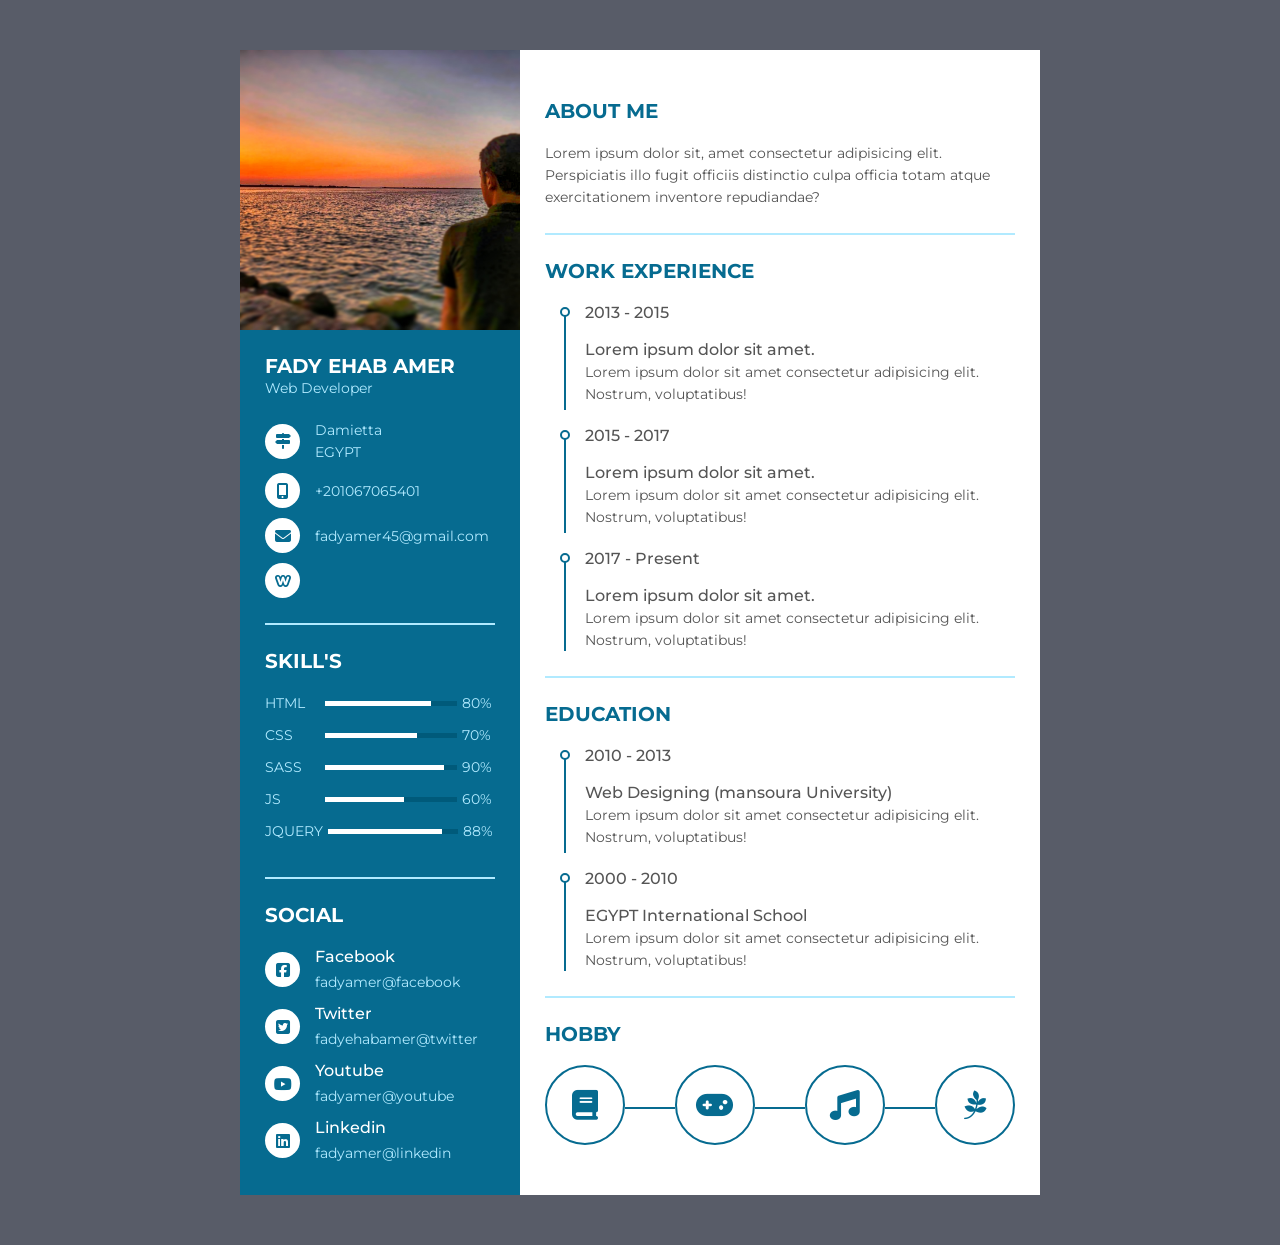
<file: index.html>
<!DOCTYPE html>
<html lang="en">
<head>
  <meta charset="utf-8">
  <title>Resume/CV Design</title>
  <meta http-equiv="refresh" content="0; url=Resume-CV-Design-N19-master/">
  <link rel="canonical" href="Resume-CV-Design-N19-master/">
</head>
<body>
  <p>Redirecting to <a href="Resume-CV-Design-N19-master/">Resume/CV Design</a>…</p>
</body>
</html>
</file>
<file: Resume-CV-Design-N19-master/styles.css>
@import url("https://fonts.googleapis.com/css?family=Montserrat:400,500,700&display=swap");

* {
  margin: 0;
  padding: 0;
  box-sizing: border-box;
  list-style: none;
  font-family: "Montserrat", sans-serif;
}

body {
  background: #585c68;
  font-size: 14px;
  line-height: 22px;
  color: #555555;
}

.bold {
  font-weight: 700;
  font-size: 20px;
  text-transform: uppercase;
}

.semi-bold {
  font-weight: 500;
  font-size: 16px;
}

.visually-hidden {
  position: absolute;
  width: 1px;
  height: 1px;
  margin: -1px;
  padding: 0;
  overflow: hidden;
  clip: rect(0, 0, 0, 0);
  white-space: nowrap;
  border: 0;
}

.resume {
  width: 100%;
  max-width: 800px;
  height: auto;
  display: flex;
  margin: 50px auto;
}

.resume .resume_left {
  flex: 0 0 280px;
  width: 280px;
  background: #066b90;
}

.resume .resume_left .resume_profile {
  width: 100%;
  height: 280px;
}

.resume .resume_left .resume_profile img {
  width: 100%;
  height: 100%;
  object-fit: cover;
}

.resume .resume_left .resume_content {
  padding: 0 25px;
}

.resume .title {
  margin-bottom: 20px;
}

.resume .resume_left .bold {
  color: #fff;
}

.resume .resume_left .regular {
  color: #b1eaff;
}

.resume .resume_item {
  padding: 25px 0;
  border-bottom: 2px solid #b1eaff;
}

.resume .resume_left .resume_item:last-child,
.resume .resume_right .resume_item:last-child {
  border-bottom: 0px;
}

.resume .resume_left ul li {
  display: flex;
  margin-bottom: 10px;
  align-items: center;
}

.resume .resume_left ul li:last-child {
  margin-bottom: 0;
}

.resume .resume_left ul li .icon {
  width: 35px;
  height: 35px;
  background: #fff;
  color: #066b90;
  border-radius: 50%;
  margin-right: 15px;
  font-size: 16px;
  position: relative;
}

.resume .icon i,
.resume .resume_right .resume_hobby ul li i {
  position: absolute;
  top: 50%;
  left: 50%;
  transform: translate(-50%, -50%);
}

.resume .resume_left ul li .data {
  color: #b1eaff;
}

.resume .resume_left .resume_skills ul li {
  display: flex;
  margin-bottom: 10px;
  color: #b1eaff;
  justify-content: space-between;
  align-items: center;
}

.resume .resume_left .resume_skills ul li .skill_name {
  width: 25%;
}

.resume .resume_left .resume_skills ul li .skill_progress {
  width: 60%;
  margin: 0 5px;
  height: 5px;
  background: #005a7a;
  position: relative;
}

.resume .resume_left .resume_skills ul li .skill_per {
  width: 15%;
}

.resume .resume_left .resume_skills ul li .skill_progress span {
  position: absolute;
  top: 0;
  left: 0;
  height: 100%;
  background: #fff;
}

.resume .resume_left .resume_social .semi-bold {
  color: #fff;
  margin-bottom: 3px;
}

.resume .resume_right {
  flex: 1 1 520px;
  min-width: 0;
  background: #fff;
  padding: 25px;
}

.resume .resume_right .bold {
  color: #066b90;
}

.resume .resume_right .resume_work ul,
.resume .resume_right .resume_education ul {
  padding-left: 40px;
  overflow: hidden;
}

.resume .resume_right ul li {
  position: relative;
}

.resume .resume_right ul li .date {
  font-size: 16px;
  font-weight: 500;
  margin-bottom: 15px;
}

.resume .resume_right ul li .info {
  margin-bottom: 20px;
}

.resume .resume_right ul li:last-child .info {
  margin-bottom: 0;
}

.resume .resume_right .resume_work ul li:before,
.resume .resume_right .resume_education ul li:before {
  content: "";
  position: absolute;
  top: 5px;
  left: -25px;
  width: 6px;
  height: 6px;
  border-radius: 50%;
  border: 2px solid #066b90;
}

.resume .resume_right .resume_work ul li:after,
.resume .resume_right .resume_education ul li:after {
  content: "";
  position: absolute;
  top: 14px;
  bottom: -5px;
  left: -21px;
  width: 2px;
  background: #066b90;
}

.resume .resume_right .resume_hobby ul {
  display: flex;
  justify-content: space-between;
}

.resume .resume_right .resume_hobby ul li {
  width: 80px;
  height: 80px;
  border: 2px solid #066b90;
  border-radius: 50%;
  position: relative;
  color: #066b90;
}

.resume .resume_right .resume_hobby ul li i {
  font-size: 30px;
}

.resume .resume_right .resume_hobby ul li:before {
  content: "";
  position: absolute;
  top: 40px;
  right: -52px;
  width: 50px;
  height: 2px;
  background: #066b90;
}

.resume .resume_right .resume_hobby ul li:last-child:before {
  display: none;
}

@media (max-width: 800px) {
  .resume .resume_right .resume_hobby ul li:before {
    display: none;
  }
}

@media (max-width: 720px) {
  .resume {
    flex-direction: column;
    margin: 0 auto;
  }

  .resume .resume_left,
  .resume .resume_right {
    flex: none;
    width: 100%;
  }

  .resume .resume_left .resume_profile {
    max-width: 280px;
    margin: 0 auto;
  }

  .resume .resume_right .resume_hobby ul li {
    width: 60px;
    height: 60px;
  }

  .resume .resume_right .resume_hobby ul li i {
    font-size: 24px;
  }
}
</file>
